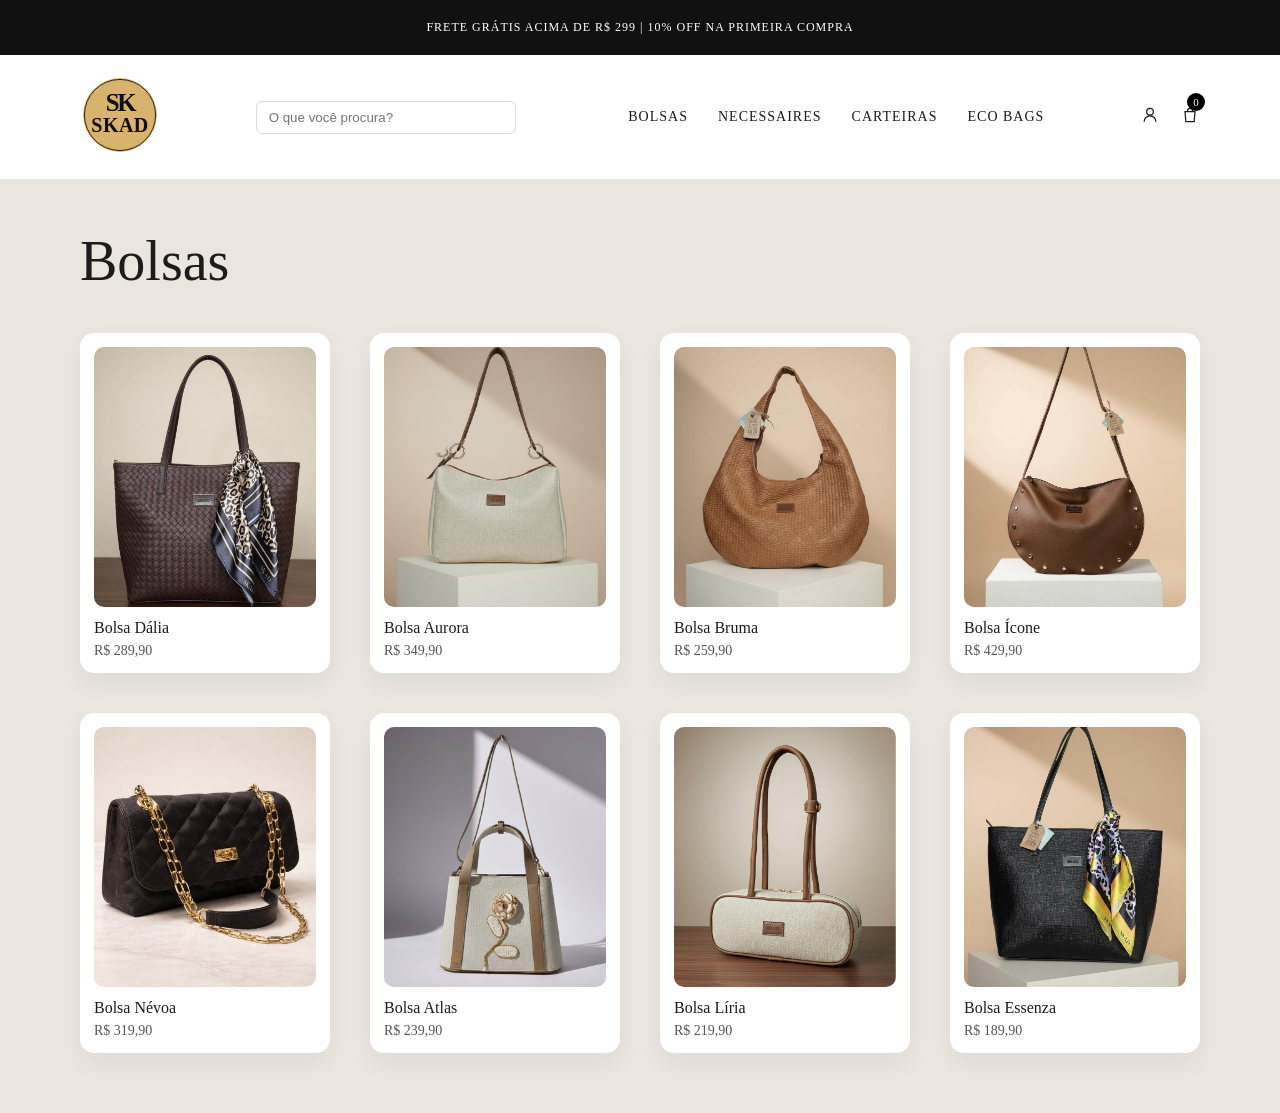
<file: bolsas.html>
<!DOCTYPE html>
<html lang="pt-BR">
<head>
  <meta charset="UTF-8">
  <meta name="viewport" content="width=device-width, initial-scale=1.0">
  <title>SKAD | Bolsas</title>

  <style>
    body {
      margin: 0;
      font-family: "Georgia", "Times New Roman", serif;
      background: #eae6df;
      color: #1c1c1c;
    }

    .top-strip {
      background: #111;
      color: #fff;
      text-align: center;
      padding: 8px;
      font-size: 12px;
      letter-spacing: 1px;
    }

    .header-main {
      display: flex;
      justify-content: space-between;
      align-items: center;
      padding: 20px 80px;
      background: #fff;
    }

    .logo img {
      width: 80px;
    }

    .site-search {
      display: flex;
      align-items: center;
      gap: 5px;
    }

    .site-search input {
      padding: 8px 12px;
      width: 260px;
      border: 1px solid #ddd;
      border-radius: 6px;
    }

    .site-search button {
      background: none;
      border: none;
      cursor: pointer;
    }

    .main-nav {
      display: flex;
      gap: 30px;
      font-size: 14px;
      letter-spacing: 1px;
    }

    .main-nav a {
      text-decoration: none;
      color: #1c1c1c;
    }

    .header-actions {
      display: flex;
      align-items: center;
      gap: 20px;
    }

    .header-actions svg {
      width: 20px;
      height: 20px;
      stroke: #1c1c1c;
      fill: none;
      stroke-width: 1.5;
    }

    .cart-link {
      position: relative;
    }

    .cart-count {
      position: absolute;
      top: -12px;
      right: -5px;
      background: black;
      color: white;
      font-size: 11px;
      width: 18px;
      height: 18px;
      display: flex;
      align-items: center;
      justify-content: center;
      border-radius: 50%;
    }

    /* RESTO DO SEU CÓDIGO (INTACTO) */

    .page-hero {
      padding: 50px 80px 10px;
    }

    .page-hero h1 {
      font-size: 56px;
      font-weight: 400;
      margin: 0;
    }

    .product-grid {
      display: grid;
      grid-template-columns: repeat(4, 1fr);
      gap: 40px;
      padding: 30px 80px 60px;
    }

    .product-card {
      background: #fff;
      border-radius: 14px;
      padding: 14px;
      box-shadow: 0 10px 25px rgba(0,0,0,0.05);
      transition: 0.3s;
    }

    .product-card:hover {
      transform: translateY(-6px);
      box-shadow: 0 20px 40px rgba(0,0,0,0.08);
    }

    .image-box {
      width: 100%;
      height: 260px;
      border-radius: 10px;
      overflow: hidden;
    }

    .image-box img {
      width: 100%;
      height: 100%;
      object-fit: cover;
      transition: 0.4s;
    }

    .product-card:hover img {
      transform: scale(1.05);
    }

    .product-name {
      margin-top: 12px;
      font-size: 16px;
    }

    .product-price {
      margin-top: 6px;
      font-size: 14px;
      color: #555;
    }

  </style>
</head>

<body>

<header class="site-header">
  <div class="top-strip">
    <p>FRETE GRÁTIS ACIMA DE R$ 299 | 10% OFF NA PRIMEIRA COMPRA</p>
  </div>

  <div class="header-main">
    <a class="logo" href="./index.html">
      <img src="./src/assets/skad-logo.svg">
    </a>

    <form class="site-search">
      <input type="search" placeholder="O que você procura?" />
      <button type="submit">
        <svg viewBox="0 0 24 24">
          <circle cx="11" cy="11" r="7" />
          <path d="m16 16 4 4" />
        </svg>
      </button>
    </form>

    <nav class="main-nav">
      <a href="./bolsas.html">BOLSAS</a>
      <a href="#">NECESSAIRES</a>
      <a href="#">CARTEIRAS</a>
      <a href="#">ECO BAGS</a>
    </nav>

    <div class="header-actions">
      <a href="./login.html">
        <svg viewBox="0 0 24 24">
          <path d="M12 12a4 4 0 1 0 0-8 4 4 0 0 0 0 8Z" />
          <path d="M5 20a7 7 0 0 1 14 0" />
        </svg>
      </a>

      <a class="cart-link" href="./carrinho.html">
        <svg viewBox="0 0 24 24">
          <path d="M6 8h12l-1 12H7L6 8Z" />
          <path d="M9 8V7a3 3 0 0 1 6 0v1" />
        </svg>
        <span class="cart-count">0</span>
      </a>
    </div>
  </div>
</header>

<main>

<section class="page-hero">
  <h1>Bolsas</h1>
</section>

<section class="product-grid">

  <!-- NÃO ALTEREI NADA AQUI -->
  <div class="product-card">
    <div class="image-box">
      <img src="./src/assets/produtos/bolsa1-ok.jpg">
    </div>
    <div class="product-name">Bolsa Dália</div>
    <div class="product-price">R$ 289,90</div>
  </div>

  <div class="product-card">
    <div class="image-box">
      <img src="./src/assets/produtos/bolsa8-ok.jpg">
    </div>
    <div class="product-name">Bolsa Aurora</div>
    <div class="product-price">R$ 349,90</div>
  </div>

  <div class="product-card">
    <div class="image-box">
      <img src="./src/assets/produtos/bolsa11-ok.jpg">
    </div>
    <div class="product-name">Bolsa Bruma</div>
    <div class="product-price">R$ 259,90</div>
  </div>

  <div class="product-card">
    <div class="image-box">
      <img src="./src/assets/produtos/bolsa12-ok.jpg">
    </div>
    <div class="product-name">Bolsa Ícone</div>
    <div class="product-price">R$ 429,90</div>
  </div>

  <div class="product-card">
    <div class="image-box">
      <img src="./src/assets/produtos/bolsa13-ok.jpg">
    </div>
    <div class="product-name">Bolsa Névoa</div>
    <div class="product-price">R$ 319,90</div>
  </div>

  <div class="product-card">
    <div class="image-box">
      <img src="./src/assets/produtos/bolsa2-ok.jpg">
    </div>
    <div class="product-name">Bolsa Atlas</div>
    <div class="product-price">R$ 239,90</div>
  </div>

  <div class="product-card">
    <div class="image-box">
      <img src="./src/assets/produtos/bolsa3-ok.jpg">
    </div>
    <div class="product-name">Bolsa Líria</div>
    <div class="product-price">R$ 219,90</div>
  </div>
  

  <div class="product-card">
    <div class="image-box">
      <img src="./src/assets/produtos/bolsa21-ok.jpg">
    </div>
    <div class="product-name">Bolsa Essenza</div>
    <div class="product-price">R$ 189,90</div>
  </div>

</section>

</main>

</body>
</html>
</file>
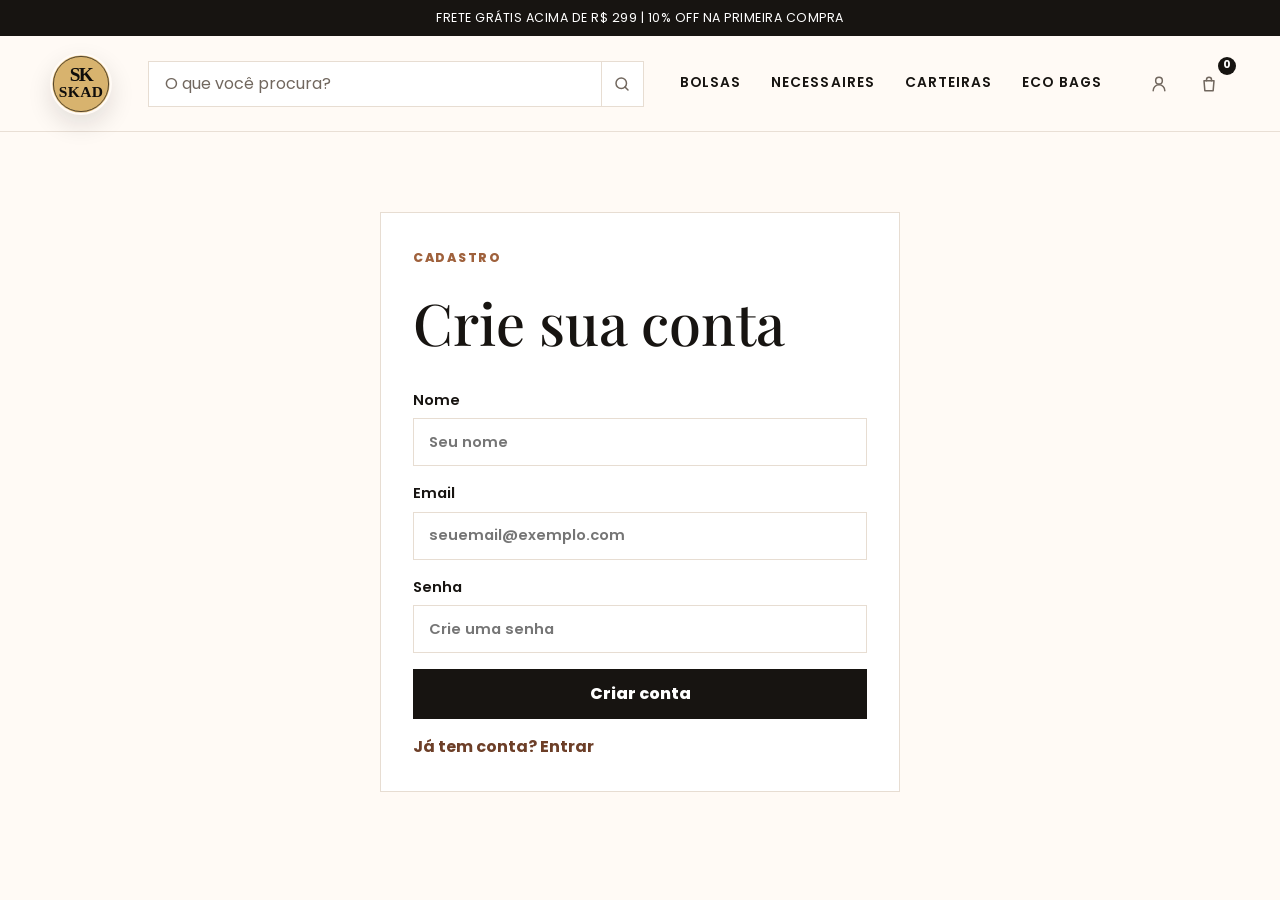
<file: cadastro.html>
<!DOCTYPE html>
<html lang="pt-BR">
  <head>
    <meta charset="UTF-8" />
    <meta name="viewport" content="width=device-width, initial-scale=1.0" />
    <title>SKAD | Cadastro</title>
    <meta name="description" content="Crie sua conta SKAD." />
    <link rel="stylesheet" href="./src/styles.css" />
    <script src="./src/main.js" defer></script>
  </head>
  <body>
    <header class="site-header">
      <div class="top-strip"><p>Frete grátis acima de R$ 299 | 10% OFF na primeira compra</p></div>
      <div class="header-main">
        <a class="logo" href="./index.html" aria-label="SKAD - página inicial">
          <img class="logo-image" src="./src/assets/skad-logo.svg" alt="SKAD" />
        </a>
        <form class="site-search" role="search">
          <input class="search-input" type="search" name="busca" placeholder="O que você procura?" aria-label="Buscar produtos" />
          <button class="search-button" type="submit" aria-label="Pesquisar">
            <svg viewBox="0 0 24 24" aria-hidden="true">
              <circle cx="11" cy="11" r="7" />
              <path d="m16 16 4 4" />
            </svg>
          </button>
        </form>
        <button class="menu-toggle" type="button" aria-label="Abrir menu" aria-expanded="false">
          <span></span>
          <span></span>
          <span></span>
        </button>
        <nav class="main-nav" aria-label="Menu principal">
          <ul class="menu-list">
            <li class="menu-item"><a href="./bolsas.html" class="nav-link">Bolsas</a></li>
            <li class="menu-item"><a href="./index.html#categorias" class="nav-link">Necessaires</a></li>
            <li class="menu-item"><a href="./index.html#carteiras" class="nav-link">Carteiras</a></li>
            <li class="menu-item"><a href="./index.html#categorias" class="nav-link">Eco Bags</a></li>
          </ul>
        </nav>
        <div class="header-actions" aria-label="Ações da loja">
          <a class="user-link" href="./login.html" aria-label="Acessar conta">
            <svg class="user-icon" viewBox="0 0 24 24" aria-hidden="true">
              <path d="M12 12a4 4 0 1 0 0-8 4 4 0 0 0 0 8Z" />
              <path d="M5 20a7 7 0 0 1 14 0" />
            </svg>
          </a>
          <a class="cart-link" href="./carrinho.html" aria-label="Carrinho">
            <svg class="cart-icon" viewBox="0 0 24 24" aria-hidden="true">
              <path d="M6 8h12l-1 12H7L6 8Z" />
              <path d="M9 8V7a3 3 0 0 1 6 0v1" />
            </svg>
          </a>
        </div>
      </div>
    </header>

    <main>
      <section class="auth-page">
        <div class="auth-card">
          <span class="eyebrow">Cadastro</span>
          <h1>Crie sua conta</h1>
          <form class="auth-form" data-auth-form>
            <label>
              Nome
              <input type="text" name="nome" placeholder="Seu nome" required />
            </label>
            <label>
              Email
              <input type="email" name="email" placeholder="seuemail@exemplo.com" required />
            </label>
            <label>
              Senha
              <input type="password" name="senha" placeholder="Crie uma senha" required />
            </label>
            <button type="submit">Criar conta</button>
          </form>
          <a class="auth-link" href="./login.html">Já tem conta? Entrar</a>
        </div>
      </section>
    </main>
  </body>
</html>
</file>
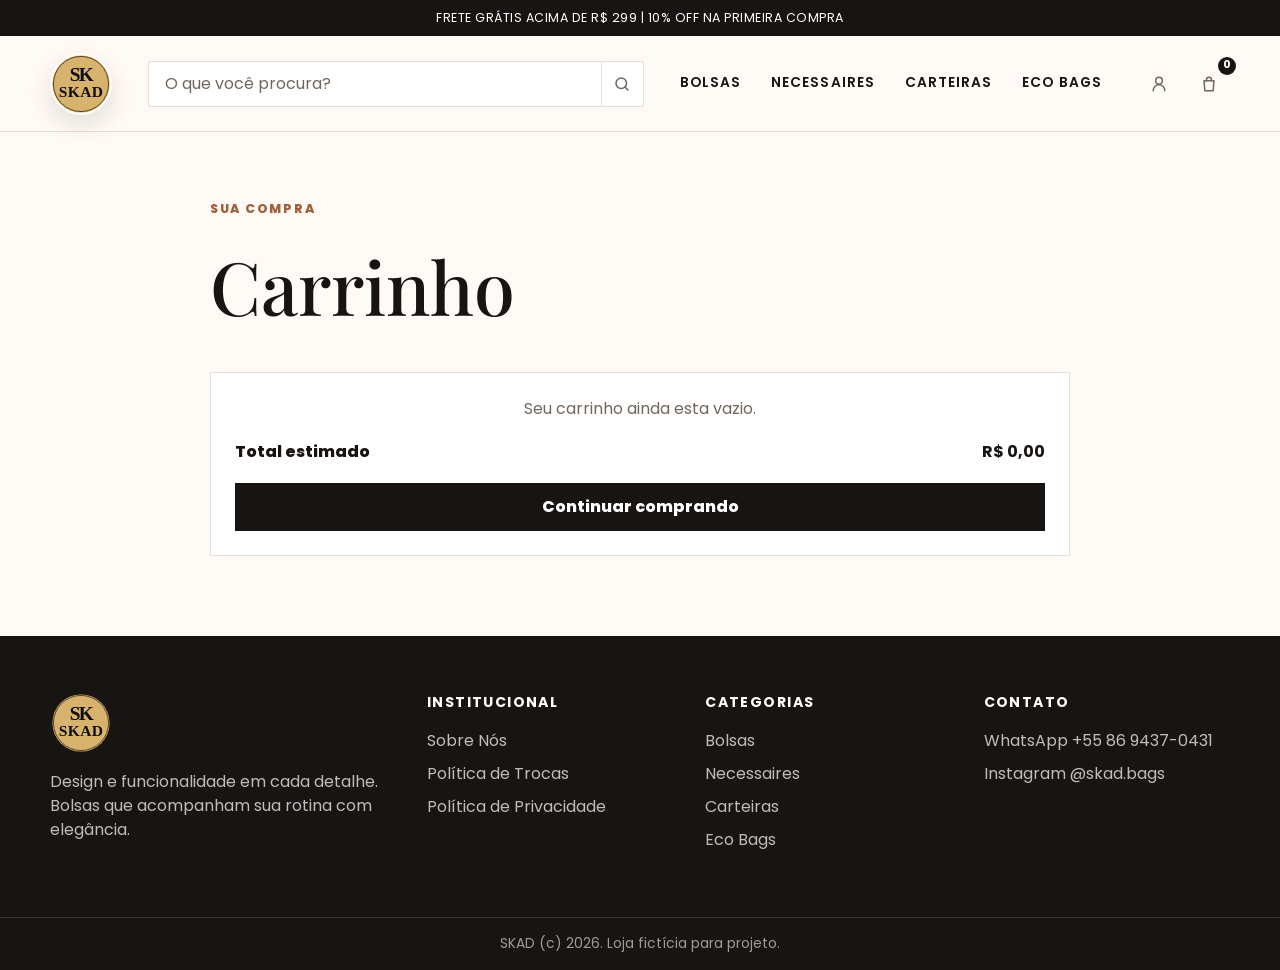
<file: carrinho.html>
<!DOCTYPE html>
<html lang="pt-BR">
  <head>
    <meta charset="UTF-8" />
    <meta name="viewport" content="width=device-width, initial-scale=1.0" />
    <title>SKAD | Carrinho</title>
    <meta name="description" content="Carrinho visual da loja SKAD." />
    <link rel="stylesheet" href="./src/styles.css" />
    <script src="./src/main.js" defer></script>
  </head>
  <body>
    <header class="site-header">
      <div class="top-strip"><p>Frete grátis acima de R$ 299 | 10% OFF na primeira compra</p></div>
      <div class="header-main">
        <a class="logo" href="./index.html" aria-label="SKAD - página inicial"><img class="logo-image" src="./src/assets/skad-logo.svg" alt="SKAD" /></a>
        <form class="site-search" role="search">
          <input class="search-input" type="search" name="busca" placeholder="O que você procura?" aria-label="Buscar produtos" />
          <button class="search-button" type="submit" aria-label="Pesquisar"><svg viewBox="0 0 24 24" aria-hidden="true"><circle cx="11" cy="11" r="7" /><path d="m16 16 4 4" /></svg></button>
        </form>
        <button class="menu-toggle" type="button" aria-label="Abrir menu" aria-expanded="false"><span></span><span></span><span></span></button>
        <nav class="main-nav" aria-label="Menu principal">
          <ul class="menu-list">
            <li class="menu-item"><a href="./bolsas.html" class="nav-link">Bolsas</a></li>
            <li class="menu-item"><a href="./index.html#categorias" class="nav-link">Necessaires</a></li>
            <li class="menu-item"><a href="./index.html#carteiras" class="nav-link">Carteiras</a></li>
            <li class="menu-item"><a href="./index.html#categorias" class="nav-link">Eco Bags</a></li>
          </ul>
        </nav>
        <div class="header-actions" aria-label="Ações da loja"><a class="user-link" href="./login.html" aria-label="Acessar conta"><svg class="user-icon" viewBox="0 0 24 24" aria-hidden="true"><path d="M12 12a4 4 0 1 0 0-8 4 4 0 0 0 0 8Z" /><path d="M5 20a7 7 0 0 1 14 0" /></svg></a><a class="cart-link" href="./carrinho.html" aria-label="Carrinho"><svg class="cart-icon" viewBox="0 0 24 24" aria-hidden="true"><path d="M6 8h12l-1 12H7L6 8Z" /><path d="M9 8V7a3 3 0 0 1 6 0v1" /></svg></a></div>
      </div>
    </header>

    <main>
      <section class="cart-page">
        <div>
          <span class="eyebrow">Sua compra</span>
          <h1>Carrinho</h1>
        </div>
        <div class="cart-box">
          <div class="cart-items" data-cart-items></div>
          <p class="cart-empty" data-cart-empty hidden>Seu carrinho ainda esta vazio.</p>
          <div class="cart-summary">
            <span>Total estimado</span>
            <strong data-cart-total>R$ 0,00</strong>
          </div>
          <a class="primary-button dark-button" href="./produto.html">Continuar comprando</a>
        </div>
      </section>
    </main>

    <footer class="site-footer">
      <div class="footer-grid">
        <div><a class="logo footer-logo" href="./index.html"><img class="logo-image" src="./src/assets/skad-logo.svg" alt="SKAD" /></a><p>Design e funcionalidade em cada detalhe. Bolsas que acompanham sua rotina com elegância.</p></div>
        <div><h3>Institucional</h3><a href="./sobre.html">Sobre Nós</a><a href="./trocas.html">Política de Trocas</a><a href="./privacidade.html">Política de Privacidade</a></div>
        <div><h3>Categorias</h3><a href="./bolsas.html">Bolsas</a><a href="./index.html#necessaires">Necessaires</a><a href="./index.html#carteiras">Carteiras</a><a href="./index.html#ecobags">Eco Bags</a></div>
        <div><h3>Contato</h3><a href="https://wa.me/558694370431" target="_blank" rel="noreferrer">WhatsApp +55 86 9437-0431</a><a href="https://www.instagram.com/skad.bags?utm_source=ig_web_button_share_sheet&amp;igsh=ZDNlZDc0MzIxNw==" target="_blank" rel="noreferrer">Instagram @skad.bags</a></div>
      </div>
      <div class="footer-bottom"><span>SKAD (c) 2026. Loja fictícia para projeto.</span></div>
    </footer>
  </body>
</html>
</file>
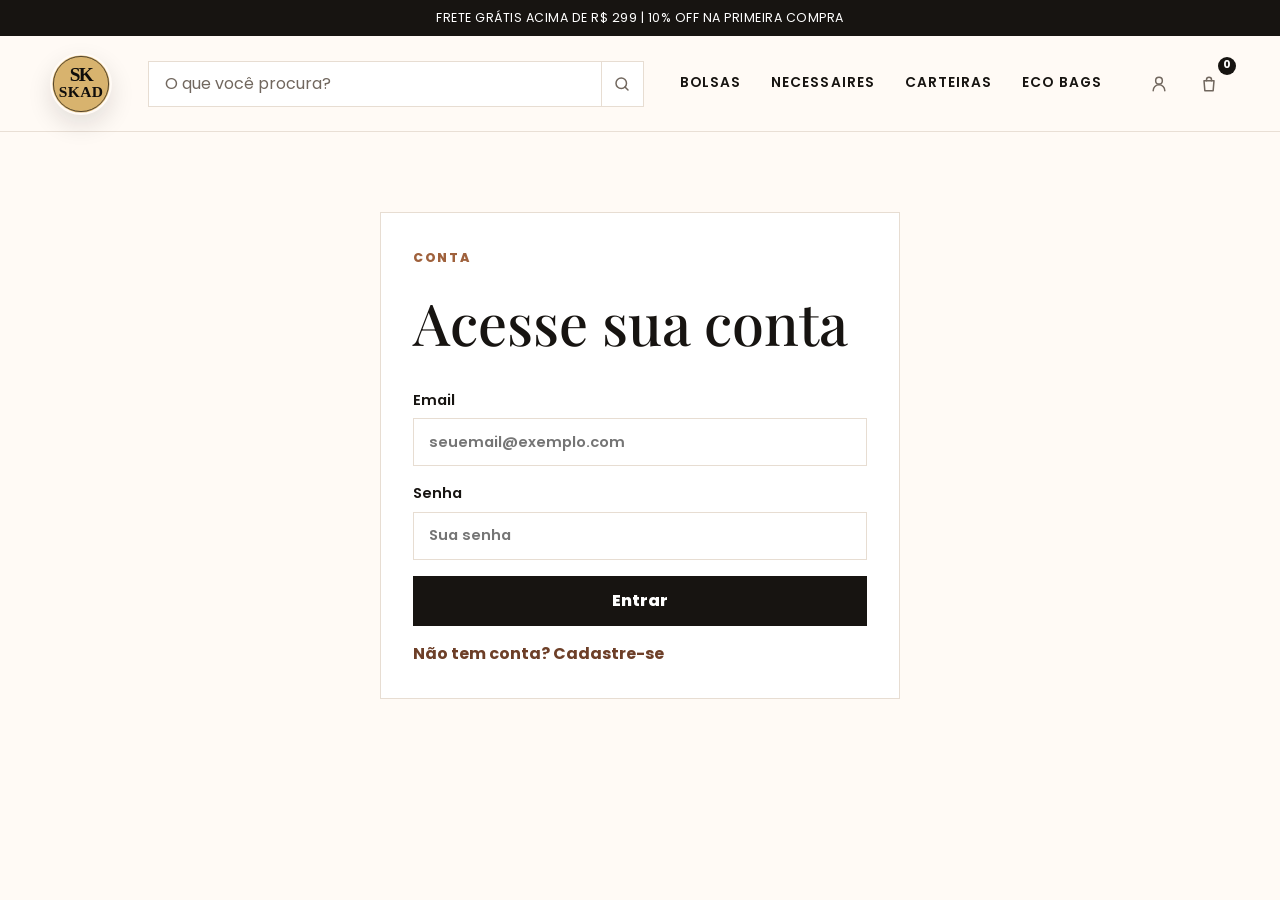
<file: login.html>
<!DOCTYPE html>
<html lang="pt-BR">
  <head>
    <meta charset="UTF-8" />
    <meta name="viewport" content="width=device-width, initial-scale=1.0" />
    <title>SKAD | Login</title>
    <meta name="description" content="Acesse sua conta SKAD." />
    <link rel="stylesheet" href="./src/styles.css" />
    <script src="./src/main.js" defer></script>
  </head>
  <body>
    <header class="site-header">
      <div class="top-strip"><p>Frete grátis acima de R$ 299 | 10% OFF na primeira compra</p></div>
      <div class="header-main">
        <a class="logo" href="./index.html" aria-label="SKAD - página inicial">
          <img class="logo-image" src="./src/assets/skad-logo.svg" alt="SKAD" />
        </a>
        <form class="site-search" role="search">
          <input class="search-input" type="search" name="busca" placeholder="O que você procura?" aria-label="Buscar produtos" />
          <button class="search-button" type="submit" aria-label="Pesquisar">
            <svg viewBox="0 0 24 24" aria-hidden="true">
              <circle cx="11" cy="11" r="7" />
              <path d="m16 16 4 4" />
            </svg>
          </button>
        </form>
        <button class="menu-toggle" type="button" aria-label="Abrir menu" aria-expanded="false">
          <span></span>
          <span></span>
          <span></span>
        </button>
        <nav class="main-nav" aria-label="Menu principal">
          <ul class="menu-list">
            <li class="menu-item"><a href="./bolsas.html" class="nav-link">Bolsas</a></li>
            <li class="menu-item"><a href="./index.html#categorias" class="nav-link">Necessaires</a></li>
            <li class="menu-item"><a href="./index.html#carteiras" class="nav-link">Carteiras</a></li>
            <li class="menu-item"><a href="./index.html#categorias" class="nav-link">Eco Bags</a></li>
          </ul>
        </nav>
        <div class="header-actions" aria-label="Ações da loja">
          <a class="user-link" href="./login.html" aria-label="Acessar conta">
            <svg class="user-icon" viewBox="0 0 24 24" aria-hidden="true">
              <path d="M12 12a4 4 0 1 0 0-8 4 4 0 0 0 0 8Z" />
              <path d="M5 20a7 7 0 0 1 14 0" />
            </svg>
          </a>
          <a class="cart-link" href="./carrinho.html" aria-label="Carrinho">
            <svg class="cart-icon" viewBox="0 0 24 24" aria-hidden="true">
              <path d="M6 8h12l-1 12H7L6 8Z" />
              <path d="M9 8V7a3 3 0 0 1 6 0v1" />
            </svg>
          </a>
        </div>
      </div>
    </header>

    <main>
      <section class="auth-page">
        <div class="auth-card">
          <span class="eyebrow">Conta</span>
          <h1>Acesse sua conta</h1>
          <form class="auth-form" data-auth-form>
            <label>
              Email
              <input type="email" name="email" placeholder="seuemail@exemplo.com" required />
            </label>
            <label>
              Senha
              <input type="password" name="senha" placeholder="Sua senha" required />
            </label>
            <button type="submit">Entrar</button>
          </form>
          <a class="auth-link" href="./cadastro.html">Não tem conta? Cadastre-se</a>
        </div>
      </section>
    </main>
  </body>
</html>
</file>
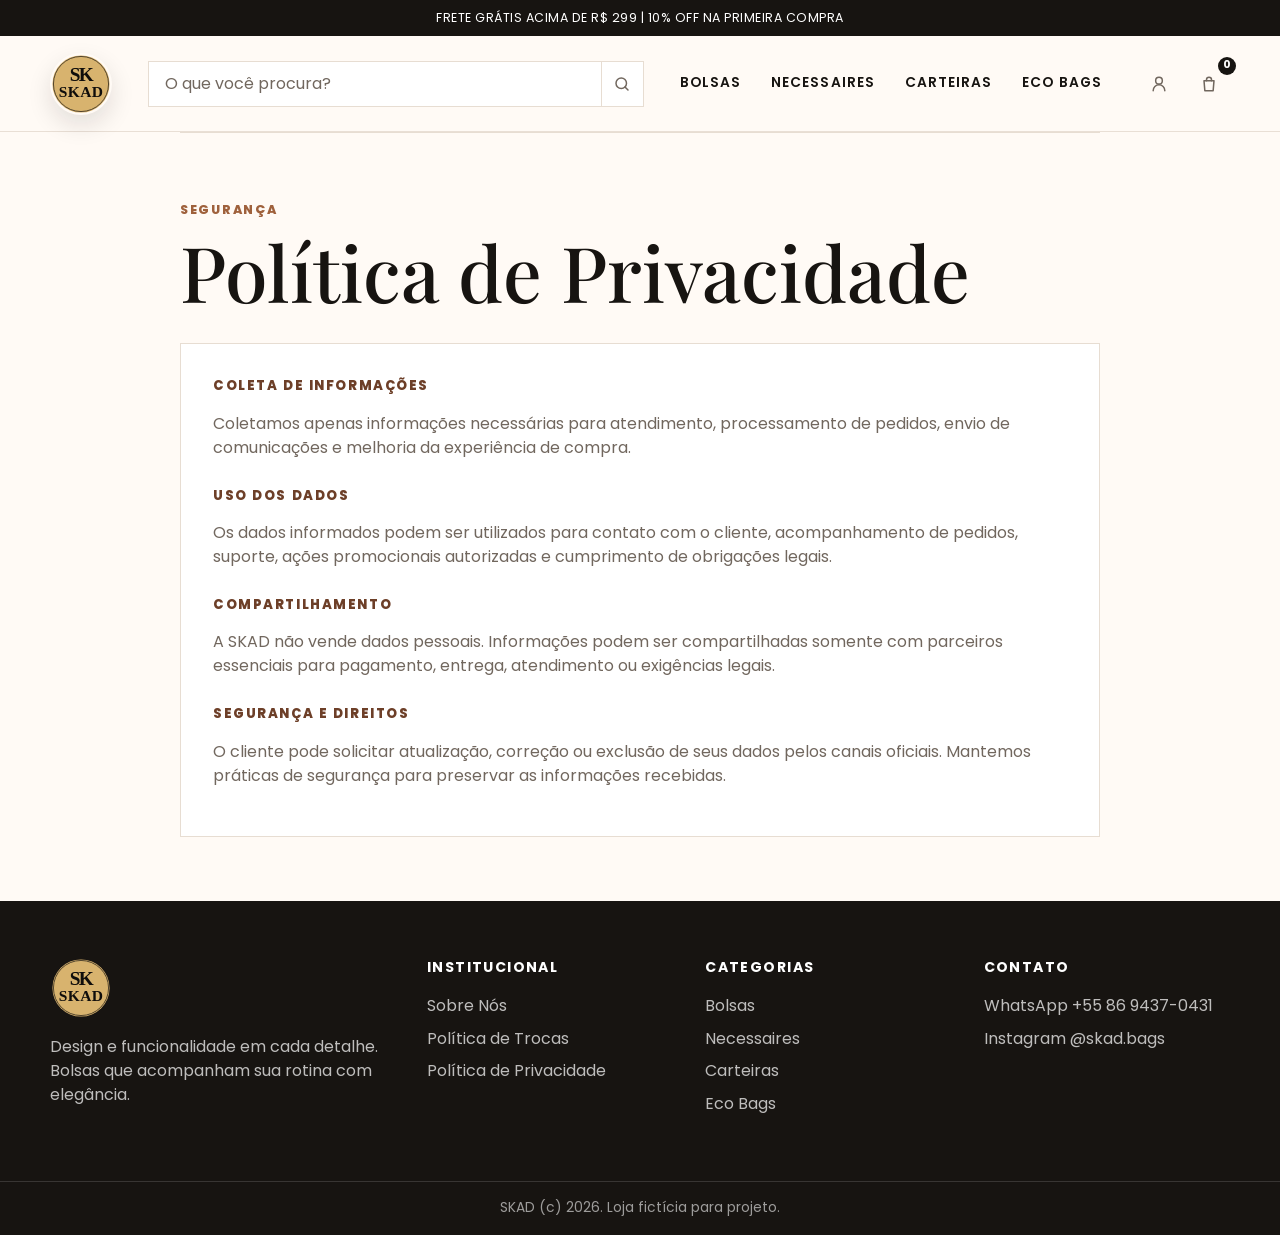
<file: privacidade.html>
<!DOCTYPE html>
<html lang="pt-BR">
  <head>
    <meta charset="UTF-8" />
    <meta name="viewport" content="width=device-width, initial-scale=1.0" />
    <title>SKAD | Política de Privacidade</title>
    <meta name="description" content="Política de privacidade da SKAD." />
    <link rel="stylesheet" href="./src/styles.css" />
    <script src="./src/main.js" defer></script>
  </head>
  <body>
    <header class="site-header">
      <div class="top-strip"><p>Frete grátis acima de R$ 299 | 10% OFF na primeira compra</p></div>
      <div class="header-main">
        <a class="logo" href="./index.html" aria-label="SKAD - pagina inicial"><img class="logo-image" src="./src/assets/skad-logo.svg" alt="SKAD" /></a>
        <form class="site-search" role="search">
          <input class="search-input" type="search" name="busca" placeholder="O que você procura?" aria-label="Buscar produtos" />
          <button class="search-button" type="submit" aria-label="Pesquisar"><svg viewBox="0 0 24 24" aria-hidden="true"><circle cx="11" cy="11" r="7" /><path d="m16 16 4 4" /></svg></button>
        </form>
        <button class="menu-toggle" type="button" aria-label="Abrir menu" aria-expanded="false"><span></span><span></span><span></span></button>
        <nav class="main-nav" aria-label="Menu principal">
          <ul class="menu-list">
            <li class="menu-item"><a href="./bolsas.html" class="nav-link">Bolsas</a></li>
            <li class="menu-item"><a href="./index.html#categorias" class="nav-link">Necessaires</a></li>
            <li class="menu-item"><a href="./index.html#carteiras" class="nav-link">Carteiras</a></li>
            <li class="menu-item"><a href="./index.html#categorias" class="nav-link">Eco Bags</a></li>
          </ul>
        </nav>
        <div class="header-actions" aria-label="Ações da loja"><a class="user-link" href="./login.html" aria-label="Acessar conta"><svg class="user-icon" viewBox="0 0 24 24" aria-hidden="true"><path d="M12 12a4 4 0 1 0 0-8 4 4 0 0 0 0 8Z" /><path d="M5 20a7 7 0 0 1 14 0" /></svg></a><a class="cart-link" href="./carrinho.html" aria-label="Carrinho"><svg class="cart-icon" viewBox="0 0 24 24" aria-hidden="true"><path d="M6 8h12l-1 12H7L6 8Z" /><path d="M9 8V7a3 3 0 0 1 6 0v1" /></svg></a></div>
      </div>
    </header>
    <main>
      <section class="policy-page">
        <span class="eyebrow">Segurança</span>
        <h1>Política de Privacidade</h1>
        <article class="policy-content">
          <h2>Coleta de informações</h2>
          <p>Coletamos apenas informações necessárias para atendimento, processamento de pedidos, envio de comunicações e melhoria da experiência de compra.</p>
          <h2>Uso dos dados</h2>
          <p>Os dados informados podem ser utilizados para contato com o cliente, acompanhamento de pedidos, suporte, ações promocionais autorizadas e cumprimento de obrigações legais.</p>
          <h2>Compartilhamento</h2>
          <p>A SKAD não vende dados pessoais. Informações podem ser compartilhadas somente com parceiros essenciais para pagamento, entrega, atendimento ou exigências legais.</p>
          <h2>Segurança e direitos</h2>
          <p>O cliente pode solicitar atualização, correção ou exclusão de seus dados pelos canais oficiais. Mantemos práticas de segurança para preservar as informações recebidas.</p>
        </article>
      </section>
    </main>
    <footer class="site-footer">
      <div class="footer-grid">
        <div><a class="logo footer-logo" href="./index.html"><img class="logo-image" src="./src/assets/skad-logo.svg" alt="SKAD" /></a><p>Design e funcionalidade em cada detalhe. Bolsas que acompanham sua rotina com elegância.</p></div>
        <div><h3>Institucional</h3><a href="./sobre.html">Sobre Nós</a><a href="./trocas.html">Política de Trocas</a><a href="./privacidade.html">Política de Privacidade</a></div>
        <div><h3>Categorias</h3><a href="./bolsas.html">Bolsas</a><a href="./index.html#necessaires">Necessaires</a><a href="./index.html#carteiras">Carteiras</a><a href="./index.html#ecobags">Eco Bags</a></div>
        <div><h3>Contato</h3><a href="https://wa.me/558694370431" target="_blank" rel="noreferrer">WhatsApp +55 86 9437-0431</a><a href="https://www.instagram.com/skad.bags?utm_source=ig_web_button_share_sheet&amp;igsh=ZDNlZDc0MzIxNw==" target="_blank" rel="noreferrer">Instagram @skad.bags</a></div>
      </div>
      <div class="footer-bottom"><span>SKAD (c) 2026. Loja fictícia para projeto.</span></div>
    </footer>
  </body>
</html>
</file>
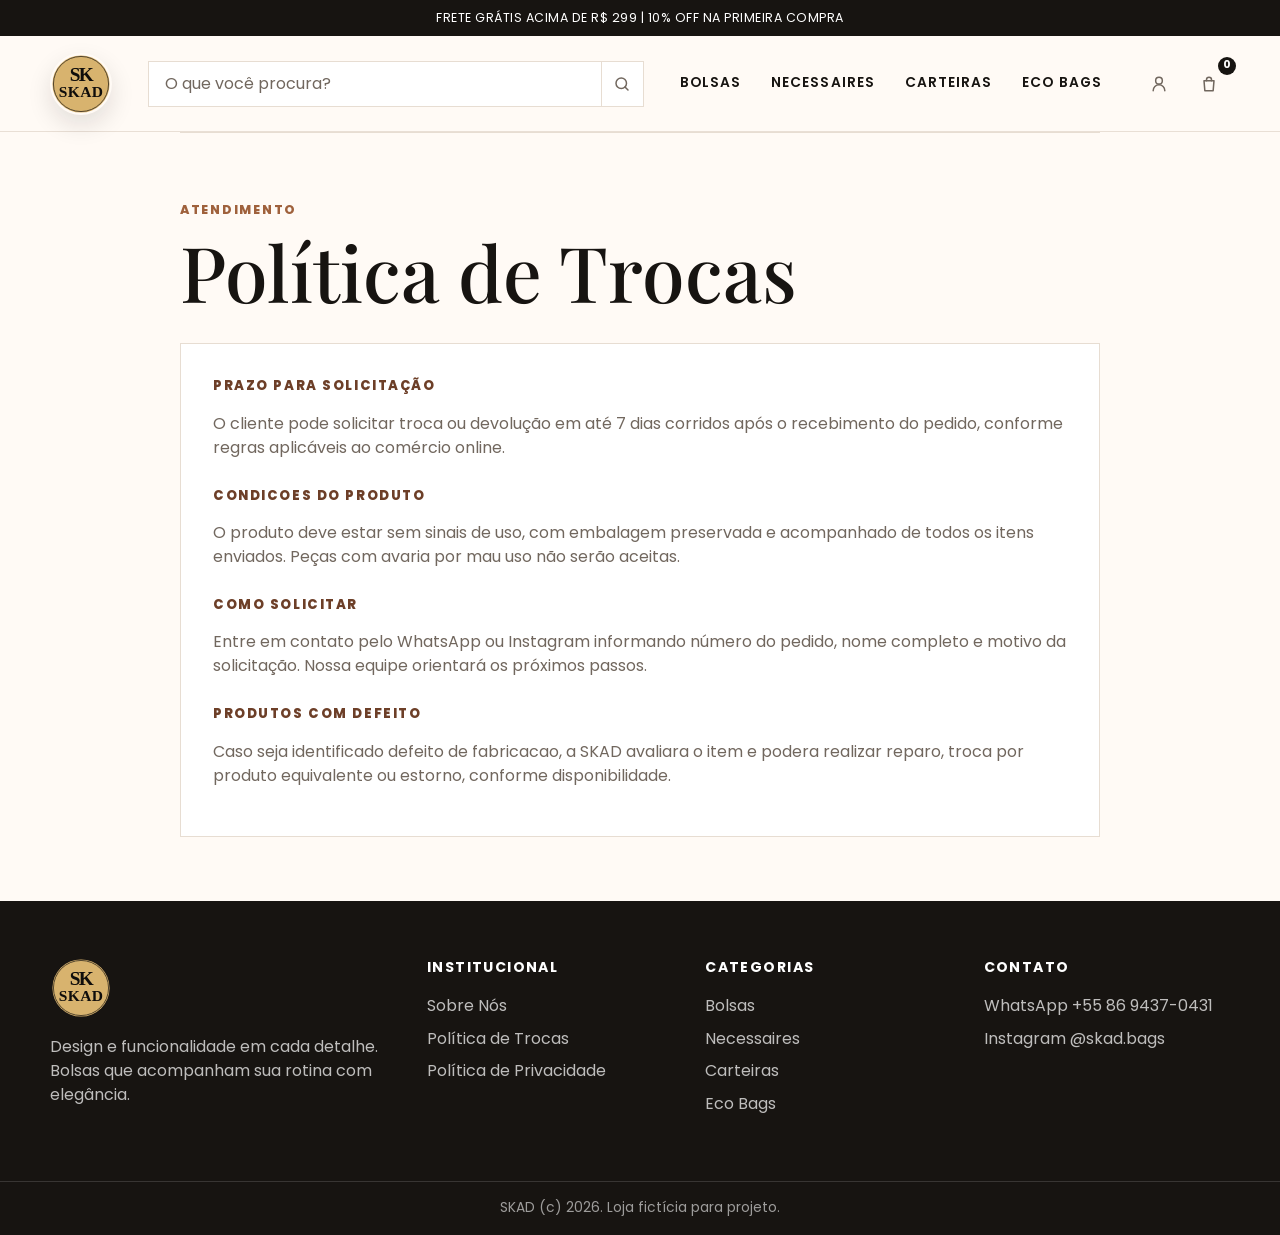
<file: trocas.html>
<!DOCTYPE html>
<html lang="pt-BR">
  <head>
    <meta charset="UTF-8" />
    <meta name="viewport" content="width=device-width, initial-scale=1.0" />
    <title>SKAD | Política de Trocas</title>
    <meta name="description" content="Política de trocas e devoluções da SKAD." />
    <link rel="stylesheet" href="./src/styles.css" />
    <script src="./src/main.js" defer></script>
  </head>
  <body>
    <header class="site-header">
      <div class="top-strip"><p>Frete grátis acima de R$ 299 | 10% OFF na primeira compra</p></div>
      <div class="header-main">
        <a class="logo" href="./index.html" aria-label="SKAD - pagina inicial"><img class="logo-image" src="./src/assets/skad-logo.svg" alt="SKAD" /></a>
        <form class="site-search" role="search">
          <input class="search-input" type="search" name="busca" placeholder="O que você procura?" aria-label="Buscar produtos" />
          <button class="search-button" type="submit" aria-label="Pesquisar"><svg viewBox="0 0 24 24" aria-hidden="true"><circle cx="11" cy="11" r="7" /><path d="m16 16 4 4" /></svg></button>
        </form>
        <button class="menu-toggle" type="button" aria-label="Abrir menu" aria-expanded="false"><span></span><span></span><span></span></button>
        <nav class="main-nav" aria-label="Menu principal">
          <ul class="menu-list">
            <li class="menu-item"><a href="./bolsas.html" class="nav-link">Bolsas</a></li>
            <li class="menu-item"><a href="./index.html#categorias" class="nav-link">Necessaires</a></li>
            <li class="menu-item"><a href="./index.html#carteiras" class="nav-link">Carteiras</a></li>
            <li class="menu-item"><a href="./index.html#categorias" class="nav-link">Eco Bags</a></li>
          </ul>
        </nav>
        <div class="header-actions" aria-label="Ações da loja"><a class="user-link" href="./login.html" aria-label="Acessar conta"><svg class="user-icon" viewBox="0 0 24 24" aria-hidden="true"><path d="M12 12a4 4 0 1 0 0-8 4 4 0 0 0 0 8Z" /><path d="M5 20a7 7 0 0 1 14 0" /></svg></a><a class="cart-link" href="./carrinho.html" aria-label="Carrinho"><svg class="cart-icon" viewBox="0 0 24 24" aria-hidden="true"><path d="M6 8h12l-1 12H7L6 8Z" /><path d="M9 8V7a3 3 0 0 1 6 0v1" /></svg></a></div>
      </div>
    </header>
    <main>
      <section class="policy-page">
        <span class="eyebrow">Atendimento</span>
        <h1>Política de Trocas</h1>
        <article class="policy-content">
          <h2>Prazo para solicitação</h2>
          <p>O cliente pode solicitar troca ou devolução em até 7 dias corridos após o recebimento do pedido, conforme regras aplicáveis ao comércio online.</p>
          <h2>Condicoes do produto</h2>
          <p>O produto deve estar sem sinais de uso, com embalagem preservada e acompanhado de todos os itens enviados. Peças com avaria por mau uso não serão aceitas.</p>
          <h2>Como solicitar</h2>
          <p>Entre em contato pelo WhatsApp ou Instagram informando número do pedido, nome completo e motivo da solicitação. Nossa equipe orientará os próximos passos.</p>
          <h2>Produtos com defeito</h2>
          <p>Caso seja identificado defeito de fabricacao, a SKAD avaliara o item e podera realizar reparo, troca por produto equivalente ou estorno, conforme disponibilidade.</p>
        </article>
      </section>
    </main>
    <footer class="site-footer">
      <div class="footer-grid">
        <div><a class="logo footer-logo" href="./index.html"><img class="logo-image" src="./src/assets/skad-logo.svg" alt="SKAD" /></a><p>Design e funcionalidade em cada detalhe. Bolsas que acompanham sua rotina com elegância.</p></div>
        <div><h3>Institucional</h3><a href="./sobre.html">Sobre Nós</a><a href="./trocas.html">Política de Trocas</a><a href="./privacidade.html">Política de Privacidade</a></div>
        <div><h3>Categorias</h3><a href="./bolsas.html">Bolsas</a><a href="./index.html#necessaires">Necessaires</a><a href="./index.html#carteiras">Carteiras</a><a href="./index.html#ecobags">Eco Bags</a></div>
        <div><h3>Contato</h3><a href="https://wa.me/558694370431" target="_blank" rel="noreferrer">WhatsApp +55 86 9437-0431</a><a href="https://www.instagram.com/skad.bags?utm_source=ig_web_button_share_sheet&amp;igsh=ZDNlZDc0MzIxNw==" target="_blank" rel="noreferrer">Instagram @skad.bags</a></div>
      </div>
      <div class="footer-bottom"><span>SKAD (c) 2026. Loja fictícia para projeto.</span></div>
    </footer>
  </body>
</html>
</file>
<file: src/styles.css>
@import url("https://fonts.googleapis.com/css2?family=Playfair+Display:wght@500;600&family=Poppins:wght@400;500;600;700&display=swap");

:root {
  --color-ink: #171411;
  --color-muted: #71675e;
  --color-soft: #f7f3ef;
  --color-paper: #fffaf5;
  --color-line: #e7ddd2;
  --color-accent: #9f613c;
  --color-accent-dark: #6d3f28;
  --color-olive: #5f6748;
  --shadow-soft: 0 24px 60px rgba(38, 28, 19, 0.14);
  --max-width: 1180px;
}

* {
  box-sizing: border-box;
}

html {
  scroll-behavior: smooth;
}

body {
  margin: 0;
  background: var(--color-paper);
  color: var(--color-ink);
  font-family: Poppins, Inter, ui-sans-serif, system-ui, -apple-system, BlinkMacSystemFont, "Segoe UI", sans-serif;
  line-height: 1.5;
}

img {
  display: block;
  width: 100%;
  height: 100%;
  object-fit: cover;
}

a {
  color: inherit;
  text-decoration: none;
}

button {
  font: inherit;
}

.site-header {
  position: sticky;
  top: 0;
  z-index: 50;
  background: rgba(255, 250, 245, 0.96);
  border-bottom: 1px solid rgba(231, 221, 210, 0.9);
  backdrop-filter: blur(18px);
}

.top-strip {
  background: var(--color-ink);
  color: #fff;
  font-size: 0.78rem;
  letter-spacing: 0.04em;
  text-align: center;
  text-transform: uppercase;
}

.top-strip p {
  margin: 0;
  padding: 0.55rem 1rem;
}

.header-main {
  width: min(100% - 2rem, var(--max-width));
  min-height: 88px;
  margin: 0 auto;
  display: flex;
  align-items: center;
  justify-content: space-between;
  gap: 2.25rem;
  padding: 0.2rem 0;
}

.logo {
  display: inline-flex;
  align-items: center;
  justify-content: center;
  gap: 0.75rem;
  font-weight: 700;
  letter-spacing: 0.08em;
  text-transform: uppercase;
}

.logo-mark {
  display: grid;
  width: 42px;
  height: 42px;
  place-items: center;
  border: 1px solid var(--color-ink);
  font-size: 0.84rem;
}

.logo-image {
  width: 62px;
  height: 62px;
  border-radius: 50%;
  object-fit: contain;
  box-shadow: 0 10px 24px rgba(23, 20, 17, 0.12);
}

.logo-text {
  white-space: nowrap;
}

.main-nav {
  display: flex;
  align-items: center;
  justify-content: center;
  flex: 0 1 auto;
  font-size: 0.86rem;
  font-weight: 600;
  letter-spacing: 0.08em;
  text-transform: uppercase;
}

.site-search {
  flex: 1 1 420px;
  max-width: 520px;
  display: flex;
  align-items: center;
  min-width: 220px;
  margin-left: auto;
}

.search-input {
  width: 100%;
  min-height: 46px;
  padding: 0 1rem;
  border: 1px solid var(--color-line);
  border-right: 0;
  background: #fff;
  color: var(--color-ink);
  font: inherit;
}

.search-input::placeholder {
  color: var(--color-muted);
}

.search-button {
  display: inline-grid;
  width: 46px;
  height: 46px;
  place-items: center;
  border: 1px solid var(--color-line);
  background: #fff;
  color: var(--color-muted);
  cursor: pointer;
  transition: color 180ms ease;
}

.search-button:hover {
  color: var(--color-ink);
}

.search-button svg {
  width: 18px;
  height: 18px;
  fill: none;
  stroke: currentColor;
  stroke-width: 2;
  stroke-linecap: round;
  stroke-linejoin: round;
}

.menu-list {
  display: flex;
  align-items: center;
  justify-content: center;
  gap: 1.85rem;
  margin: 0;
  padding: 0;
  list-style: none;
}

.menu-list > .menu-item > a,
.nav-link {
  position: relative;
  display: inline-flex;
  align-items: center;
  min-height: 88px;
  color: var(--color-ink);
  transition: color 180ms ease, opacity 180ms ease;
}

.menu-list > .menu-item > a::after,
.nav-link::after {
  content: "";
  position: absolute;
  left: 0;
  bottom: 26px;
  width: 100%;
  height: 2px;
  background: var(--color-accent);
  transform: scaleX(0);
  transform-origin: left;
  transition: transform 180ms ease;
}

.menu-list > .menu-item > a:hover,
.nav-item:hover .nav-link,
.nav-item:focus-within .nav-link,
.menu-item:hover .nav-link,
.menu-item:focus-within .nav-link {
  color: var(--color-accent-dark);
}

.menu-list > .menu-item > a:hover::after,
.nav-item:hover .nav-link::after,
.nav-item:focus-within .nav-link::after,
.menu-item:hover .nav-link::after,
.menu-item:focus-within .nav-link::after {
  transform: scaleX(1);
}

.nav-item,
.menu-item {
  position: relative;
  display: flex;
  align-items: center;
  min-height: 88px;
}

.menu-item .dropdown {
  position: absolute;
  top: 100%;
  left: 0;
  margin-top: 0;
  width: 610px;
  padding: 1.35rem;
  display: none;
  z-index: 999;
  transform: none;
  background: #fff;
  border: 1px solid var(--color-line);
  box-shadow: 0 18px 42px rgba(38, 28, 19, 0.12);
  animation: dropdownFade 180ms ease both;
}

.menu-item .dropdown::before {
  content: "";
  position: absolute;
  left: 0;
  top: -10px;
  width: 100%;
  height: 10px;
}

.menu-item:hover .dropdown,
.menu-item:focus-within .dropdown {
  display: block;
}

.compact-dropdown .dropdown {
  width: 230px;
}

.dropdown ul {
  margin: 0;
  padding: 0;
  list-style: none;
}

.dropdown-menu-panel {
  min-width: 0;
}

.dropdown-title {
  display: block;
  margin-bottom: 0.75rem;
  color: var(--color-muted);
  font-size: 0.72rem;
  font-weight: 800;
  letter-spacing: 0.16em;
  text-transform: uppercase;
}

.dropdown-list {
  display: grid;
  grid-template-columns: repeat(2, minmax(0, 1fr));
  gap: 0.55rem;
}

.compact-dropdown .dropdown-list {
  grid-template-columns: 1fr;
}

.dropdown a {
  display: flex;
  align-items: center;
  gap: 0.75rem;
  min-height: 58px;
  padding: 0.7rem;
  color: var(--color-ink);
  border: 1px solid transparent;
  background: transparent;
  font-size: 0.86rem;
  font-weight: 600;
  letter-spacing: 0.01em;
  transition: color 180ms ease, transform 180ms ease, background 180ms ease, border-color 180ms ease;
}

.dropdown a:hover {
  color: var(--color-accent-dark);
  background: var(--color-soft);
  border-color: var(--color-line);
  transform: translateY(-2px);
}

.dropdown-icon {
  display: grid;
  width: 34px;
  height: 34px;
  flex: 0 0 34px;
  place-items: center;
  color: var(--color-accent-dark);
  background: #f1e4d6;
  border-radius: 50%;
  transition: background 180ms ease, color 180ms ease;
}

.dropdown-icon svg {
  width: 19px;
  height: 19px;
  fill: none;
  stroke: currentColor;
  stroke-width: 1.8;
  stroke-linecap: round;
  stroke-linejoin: round;
}

.dropdown a:hover .dropdown-icon {
  background: var(--color-accent-dark);
  color: #fff;
}

@keyframes dropdownFade {
  from {
    opacity: 0;
    transform: translateY(-6px);
  }

  to {
    opacity: 1;
    transform: translateY(0);
  }
}

.header-actions {
  display: flex;
  align-items: center;
  gap: 0.5rem;
  flex: 0 0 auto;
}

.header-actions button,
.header-actions a,
.product-info button,
.primary-button {
  border: 0;
  cursor: pointer;
  transition: transform 180ms ease, background 180ms ease, color 180ms ease, border-color 180ms ease;
}

.header-actions button,
.header-actions a {
  padding: 0.55rem 0.7rem;
  background: transparent;
  color: var(--color-muted);
  font-weight: 600;
}

.header-actions button:hover,
.header-actions a:hover {
  color: var(--color-ink);
}

.cart-link {
  display: inline-grid;
  width: 42px;
  height: 42px;
  place-items: center;
  border: 1px solid var(--color-line);
  position: relative;
}

.user-link {
  display: inline-grid;
  width: 42px;
  height: 42px;
  place-items: center;
  color: var(--color-muted);
}

.user-icon {
  width: 20px;
  height: 20px;
  fill: none;
  stroke: currentColor;
  stroke-width: 1.8;
  stroke-linecap: round;
  stroke-linejoin: round;
}

.cart-icon {
  width: 20px;
  height: 20px;
  fill: none;
  stroke: currentColor;
  stroke-width: 1.8;
  stroke-linecap: round;
  stroke-linejoin: round;
}

.cart-badge {
  position: absolute;
  top: -6px;
  right: -6px;
  min-width: 18px;
  height: 18px;
  padding: 0 4px;
  display: inline-flex;
  align-items: center;
  justify-content: center;
  border-radius: 999px;
  background: var(--color-ink);
  color: #fff;
  font-size: 0.68rem;
  font-weight: 700;
  line-height: 1;
}

.menu-toggle {
  display: none;
  width: 42px;
  height: 42px;
  padding: 0;
  border: 1px solid var(--color-line);
  background: #fff;
}

.menu-toggle span {
  display: block;
  width: 18px;
  height: 2px;
  margin: 4px auto;
  background: var(--color-ink);
}

.hero {
  position: relative;
  min-height: 620px;
  display: grid;
  align-items: center;
  overflow: hidden;
  background: var(--color-soft);
}

.hero-media {
  position: absolute;
  inset: 0;
  background:
    linear-gradient(90deg, rgba(23, 20, 17, 0.76) 0%, rgba(23, 20, 17, 0.38) 44%, rgba(23, 20, 17, 0.08) 100%),
    url("https://images.unsplash.com/photo-1559563458-527698bf5295?auto=format&fit=crop&w=1800&q=85") center/cover;
  transform: scale(1.02);
}

.hero-content {
  position: relative;
  width: min(100% - 2rem, var(--max-width));
  margin: 0 auto;
  color: #fff;
}

.eyebrow {
  display: inline-flex;
  margin-bottom: 0.7rem;
  color: var(--color-accent);
  font-size: 0.78rem;
  font-weight: 800;
  letter-spacing: 0.14em;
  text-transform: uppercase;
}

.hero .eyebrow {
  color: #f1c9aa;
}

.hero h1,
.section-heading h2,
.brand-copy h2 {
  margin: 0;
  font-family: "Playfair Display", Georgia, "Times New Roman", serif;
  font-weight: 500;
  line-height: 1.02;
}

.hero h1 {
  max-width: 620px;
  font-size: clamp(3.2rem, 8vw, 5.9rem);
}

.hero p {
  max-width: 510px;
  margin: 1.2rem 0 2rem;
  color: rgba(255, 255, 255, 0.86);
  font-size: 1.1rem;
}

.primary-button {
  display: inline-flex;
  align-items: center;
  justify-content: center;
  min-height: 48px;
  padding: 0 1.5rem;
  background: #fff;
  color: var(--color-ink);
  font-weight: 800;
}

.primary-button:hover {
  background: var(--color-accent);
  color: #fff;
  transform: translateY(-2px);
}

.category-section,
.product-section,
.brand-section {
  width: min(100% - 2rem, var(--max-width));
  margin: 0 auto;
  padding: 5rem 0;
}

.section-heading {
  max-width: 720px;
  margin-bottom: 2rem;
}

.section-heading h2,
.brand-copy h2 {
  font-size: clamp(2rem, 4vw, 3.2rem);
}

.split-heading {
  max-width: none;
  display: flex;
  align-items: end;
  justify-content: space-between;
  gap: 1rem;
}

.text-link {
  color: var(--color-accent-dark);
  font-weight: 800;
  border-bottom: 1px solid currentColor;
}

.category-grid {
  display: grid;
  grid-template-columns: repeat(4, 1fr);
  gap: 1rem;
}

.category-card {
  position: relative;
  min-height: 310px;
  overflow: hidden;
  background: var(--color-soft);
}

.category-card::after {
  content: "";
  position: absolute;
  inset: 0;
  background: linear-gradient(180deg, rgba(23, 20, 17, 0.02), rgba(23, 20, 17, 0.58));
}

.category-card img {
  transition: transform 450ms ease;
}

.category-card span {
  position: absolute;
  left: 1.1rem;
  bottom: 1rem;
  z-index: 1;
  color: #fff;
  font-family: Georgia, "Times New Roman", serif;
  font-size: 1.7rem;
}

.category-card:hover img {
  transform: scale(1.06);
}

.product-grid {
  display: grid;
  grid-template-columns: repeat(4, 1fr);
  gap: 1.2rem;
}

.product-card {
  background: #fff;
  border: 1px solid var(--color-line);
  transition: transform 180ms ease, box-shadow 180ms ease;
}

.product-card:hover {
  transform: translateY(-4px);
  box-shadow: var(--shadow-soft);
}

.product-image {
  display: block;
  aspect-ratio: 4 / 5;
  background: var(--color-soft);
  overflow: hidden;
}

.product-image img {
  transition: transform 450ms ease;
}

.product-card:hover .product-image img {
  transform: scale(1.05);
}

.product-info {
  padding: 1rem;
}

.product-info p {
  min-height: 48px;
  margin: 0 0 0.5rem;
  color: var(--color-ink);
  font-weight: 650;
}

.product-info strong {
  display: block;
  margin-bottom: 0.9rem;
  color: var(--color-accent-dark);
  font-size: 1.05rem;
}

.product-info button {
  width: 100%;
  min-height: 44px;
  background: var(--color-ink);
  color: #fff;
  font-weight: 800;
}

.product-info button:hover {
  background: var(--color-accent-dark);
}

.product-cta {
  display: inline-flex;
  width: 100%;
  min-height: 44px;
  align-items: center;
  justify-content: center;
  background: var(--color-ink);
  color: #fff;
  font-weight: 800;
  transition: background 180ms ease, transform 180ms ease;
}

.product-cta:hover {
  background: var(--color-accent-dark);
}

.page-hero {
  width: min(100% - 2rem, var(--max-width));
  margin: 0 auto;
  padding: 4.5rem 0 3rem;
  border-bottom: 1px solid var(--color-line);
}

.search-empty-state {
  margin: 2rem 0 0;
  color: var(--color-muted);
  font-size: 1rem;
  text-align: center;
}

.page-hero h1,
.product-detail h1,
.listing-toolbar h2 {
  margin: 0;
  font-family: "Playfair Display", Georgia, "Times New Roman", serif;
  font-weight: 500;
  line-height: 1.05;
}

.page-hero h1 {
  font-size: clamp(2.8rem, 6vw, 5.4rem);
}

.page-hero p {
  max-width: 620px;
  margin: 1rem 0 0;
  color: var(--color-muted);
  font-size: 1.02rem;
}

.listing-section {
  width: min(100% - 2rem, var(--max-width));
  margin: 0 auto;
  padding: 3rem 0 5rem;
  display: grid;
  grid-template-columns: 250px 1fr;
  gap: 2rem;
}

.filter-panel {
  align-self: start;
  padding: 1.2rem;
  background: #fff;
  border: 1px solid var(--color-line);
  position: sticky;
  top: 120px;
}

.filter-panel h2 {
  margin: 0 0 1.25rem;
  font-size: 0.85rem;
  letter-spacing: 0.14em;
  text-transform: uppercase;
}

.filter-group {
  display: grid;
  gap: 0.55rem;
  padding-top: 1rem;
  border-top: 1px solid var(--color-line);
}

.filter-group + .filter-group {
  margin-top: 1rem;
}

.filter-group span {
  color: var(--color-muted);
  font-size: 0.78rem;
  font-weight: 700;
  letter-spacing: 0.08em;
  text-transform: uppercase;
}

.filter-group button {
  min-height: 40px;
  padding: 0 0.8rem;
  background: var(--color-soft);
  border: 1px solid transparent;
  color: var(--color-ink);
  cursor: pointer;
  text-align: left;
  transition: border-color 180ms ease, transform 180ms ease;
}

.filter-group button:hover {
  border-color: var(--color-line);
  transform: translateX(3px);
}

.listing-toolbar {
  display: flex;
  align-items: end;
  justify-content: space-between;
  gap: 1rem;
  margin-bottom: 1.5rem;
}

.listing-toolbar h2 {
  font-size: clamp(2rem, 4vw, 3.1rem);
}

.listing-toolbar > span {
  color: var(--color-muted);
  font-size: 0.86rem;
  font-weight: 700;
}

.catalog-grid {
  grid-template-columns: repeat(3, 1fr);
}

.product-detail-section {
  width: min(100% - 2rem, var(--max-width));
  margin: 0 auto;
  padding: 4rem 0 5rem;
  display: grid;
  grid-template-columns: minmax(0, 1.08fr) minmax(360px, 0.92fr);
  gap: 3rem;
  align-items: start;
}

.product-gallery {
  display: grid;
  gap: 1rem;
}

.main-product-frame {
  aspect-ratio: 4 / 5;
  background: var(--color-soft);
  border: 1px solid var(--color-line);
  overflow: hidden;
}

.gallery-thumbs {
  display: grid;
  grid-template-columns: repeat(3, 1fr);
  gap: 0.8rem;
}

.gallery-thumb {
  aspect-ratio: 1;
  padding: 0;
  background: var(--color-soft);
  border: 1px solid transparent;
  cursor: pointer;
  overflow: hidden;
  transition: border-color 180ms ease, transform 180ms ease;
}

.gallery-thumb:hover,
.gallery-thumb.active {
  border-color: var(--color-accent-dark);
  transform: translateY(-2px);
}

.product-detail {
  padding: 2rem;
  background: #fff;
  border: 1px solid var(--color-line);
}

.breadcrumb {
  display: flex;
  gap: 0.45rem;
  margin-bottom: 1.4rem;
  color: var(--color-muted);
  font-size: 0.82rem;
}

.breadcrumb a:hover {
  color: var(--color-accent-dark);
}

.product-detail h1 {
  font-size: clamp(2.4rem, 5vw, 4rem);
}

.product-price {
  margin: 1rem 0 0.2rem;
  color: var(--color-accent-dark);
  font-size: 1.55rem;
  font-weight: 800;
}

.installments {
  margin: 0 0 1.5rem;
  color: var(--color-muted);
}

.product-options {
  padding: 1.2rem 0;
  border-top: 1px solid var(--color-line);
  border-bottom: 1px solid var(--color-line);
}

.product-options > span {
  display: block;
  margin-bottom: 0.7rem;
  color: var(--color-muted);
  font-size: 0.78rem;
  font-weight: 800;
  letter-spacing: 0.12em;
  text-transform: uppercase;
}

.color-options {
  display: flex;
  gap: 0.65rem;
}

.color-swatch {
  width: 34px;
  height: 34px;
  border-radius: 50%;
  border: 2px solid #fff;
  outline: 1px solid var(--color-line);
  background: #b58257;
  cursor: pointer;
}

.color-swatch.dark {
  background: #171411;
}

.color-swatch.light {
  background: #f3eadf;
}

.color-swatch.selected {
  outline-color: var(--color-accent-dark);
}

.buy-button {
  width: 100%;
  min-height: 54px;
  margin: 1.4rem 0 1rem;
  border: 0;
  background: var(--color-ink);
  color: #fff;
  cursor: pointer;
  font-weight: 800;
  letter-spacing: 0.08em;
  text-transform: uppercase;
  transition: background 180ms ease, transform 180ms ease;
}

.buy-button:hover {
  background: var(--color-accent-dark);
  transform: translateY(-2px);
}

.shipping-note {
  display: grid;
  gap: 0.2rem;
  padding: 1rem;
  background: var(--color-soft);
  color: var(--color-muted);
}

.shipping-note strong {
  color: var(--color-ink);
}

.product-description {
  margin-top: 1.6rem;
}

.product-description h2 {
  margin: 0 0 0.5rem;
  font-size: 0.9rem;
  letter-spacing: 0.14em;
  text-transform: uppercase;
}

.product-description p {
  margin: 0;
  color: var(--color-muted);
}

.cart-feedback {
  display: none;
  margin: 0 0 1rem;
  padding: 0.9rem 1rem;
  background: var(--color-soft);
  border: 1px solid var(--color-line);
  color: var(--color-accent-dark);
  font-weight: 700;
}

.cart-feedback.visible {
  display: block;
}

.institutional-hero {
  width: min(100% - 2rem, var(--max-width));
  margin: 0 auto;
  padding: 4.5rem 0;
  display: grid;
  grid-template-columns: 1fr 0.9fr;
  gap: 3rem;
  align-items: center;
}

.institutional-copy h1,
.story-section h2,
.policy-page h1 {
  margin: 0;
  font-family: "Playfair Display", Georgia, "Times New Roman", serif;
  font-weight: 500;
  line-height: 1.05;
}

.institutional-copy h1,
.policy-page h1 {
  font-size: clamp(2.6rem, 6vw, 5rem);
}

.institutional-copy p,
.story-section p,
.policy-content p {
  color: var(--color-muted);
}

.institutional-copy p {
  max-width: 680px;
  font-size: 1.05rem;
}

.institutional-image {
  aspect-ratio: 4 / 5;
  overflow: hidden;
  border: 1px solid var(--color-line);
  background: var(--color-soft);
}

.story-section,
.policy-page {
  width: min(100% - 2rem, var(--max-width));
  margin: 0 auto;
  padding: 4rem 0;
  border-top: 1px solid var(--color-line);
}

.story-section {
  display: grid;
  grid-template-columns: 0.78fr 1.22fr;
}

.story-section h2 {
  font-size: clamp(2rem, 4vw, 3.2rem);
}

.story-section p {
  max-width: 760px;
  margin: 0 0 1rem;
}

.values-grid {
  width: min(100% - 2rem, var(--max-width));
  margin: 0 auto;
  padding: 0 0 5rem;
  display: grid;
  grid-template-columns: repeat(3, 1fr);
  gap: 1rem;
}

.values-grid article {
  padding: 1.4rem;
  background: #fff;
  border: 1px solid var(--color-line);
}

.values-grid span,
.policy-content h2 {
  display: block;
  margin-bottom: 0.65rem;
  color: var(--color-accent-dark);
  font-size: 0.82rem;
  font-weight: 800;
  letter-spacing: 0.12em;
  text-transform: uppercase;
}

.values-grid p {
  margin: 0;
  color: var(--color-muted);
}

.policy-page {
  max-width: 920px;
}

.policy-page h1 {
  margin-bottom: 2rem;
}

.policy-content {
  padding: 2rem;
  background: #fff;
  border: 1px solid var(--color-line);
}

.policy-content h2 {
  margin-top: 1.6rem;
}

.policy-content h2:first-child {
  margin-top: 0;
}

.cart-page {
  width: min(100% - 2rem, 860px);
  margin: 0 auto;
  padding: 4rem 0 5rem;
}

.auth-page {
  width: min(100% - 2rem, 520px);
  margin: 0 auto;
  padding: 5rem 0;
}

.auth-card {
  padding: 2rem;
  background: #fff;
  border: 1px solid var(--color-line);
}

.auth-card h1 {
  margin: 0 0 1.5rem;
  font-family: "Playfair Display", Georgia, "Times New Roman", serif;
  font-size: clamp(2.4rem, 6vw, 3.6rem);
  font-weight: 500;
}

.auth-form {
  display: grid;
  gap: 1rem;
}

.auth-form label {
  display: grid;
  gap: 0.45rem;
  color: var(--color-ink);
  font-size: 0.92rem;
  font-weight: 600;
}

.auth-form input {
  min-height: 48px;
  padding: 0 0.95rem;
  border: 1px solid var(--color-line);
  background: #fff;
  color: var(--color-ink);
  font: inherit;
}

.auth-form button {
  min-height: 50px;
  border: 0;
  background: var(--color-ink);
  color: #fff;
  cursor: pointer;
  font: inherit;
  font-weight: 800;
  transition: background 180ms ease, transform 180ms ease;
}

.auth-form button:hover {
  background: var(--color-accent-dark);
  transform: translateY(-2px);
}

.auth-link {
  display: inline-block;
  margin-top: 1rem;
  color: var(--color-accent-dark);
  font-weight: 700;
}

.cart-page h1 {
  margin: 0 0 2rem;
  font-family: "Playfair Display", Georgia, "Times New Roman", serif;
  font-size: clamp(2.6rem, 6vw, 4.6rem);
  font-weight: 500;
}

.cart-box {
  padding: 1.5rem;
  background: #fff;
  border: 1px solid var(--color-line);
}

.cart-item {
  display: grid;
  grid-template-columns: 92px 1fr auto;
  gap: 1rem;
  align-items: center;
  padding-bottom: 1.2rem;
  border-bottom: 1px solid var(--color-line);
}

.cart-item img {
  aspect-ratio: 1;
}

.cart-empty {
  margin: 0;
  color: var(--color-muted);
  text-align: center;
}

.cart-item span {
  display: block;
  margin-top: 0.25rem;
  color: var(--color-muted);
}

.cart-item-meta {
  display: grid;
  gap: 0.5rem;
}

.cart-item-controls {
  display: flex;
  align-items: center;
  gap: 0.5rem;
  flex-wrap: wrap;
}

.qty-button,
.remove-item-button {
  min-width: 34px;
  height: 34px;
  border: 1px solid var(--color-line);
  background: #fff;
  color: var(--color-ink);
  cursor: pointer;
  font: inherit;
  transition: border-color 180ms ease, color 180ms ease;
}

.qty-button:hover,
.remove-item-button:hover {
  border-color: var(--color-accent-dark);
  color: var(--color-accent-dark);
}

.qty-value {
  min-width: 24px;
  text-align: center;
  color: var(--color-ink);
  font-weight: 700;
}

.remove-item-button {
  padding: 0 0.75rem;
}

.cart-summary {
  display: flex;
  align-items: center;
  justify-content: space-between;
  padding: 1.2rem 0;
  font-weight: 800;
}

.dark-button {
  width: 100%;
  background: var(--color-ink);
  color: #fff;
}

.brand-section {
  display: grid;
  grid-template-columns: 1.2fr 0.8fr;
  gap: 3rem;
  align-items: center;
  border-top: 1px solid var(--color-line);
}

.brand-copy p {
  max-width: 680px;
  color: var(--color-muted);
  font-size: 1.05rem;
}

.brand-stats {
  display: grid;
  grid-template-columns: 1fr;
  gap: 0.8rem;
}

.brand-stats div {
  padding: 1.25rem;
  display: flex;
  align-items: baseline;
  justify-content: space-between;
  gap: 1rem;
  background: #fff;
  border: 1px solid var(--color-line);
}

.brand-stats strong {
  font-family: Georgia, "Times New Roman", serif;
  font-size: 2rem;
  color: var(--color-accent-dark);
}

.brand-stats span {
  color: var(--color-muted);
  font-weight: 700;
  text-transform: uppercase;
  font-size: 0.78rem;
  letter-spacing: 0.08em;
}

.site-footer {
  background: var(--color-ink);
  color: #fff;
}

.footer-grid {
  width: min(100% - 2rem, var(--max-width));
  margin: 0 auto;
  padding: 3.5rem 0;
  display: grid;
  grid-template-columns: 1.4fr repeat(3, 1fr);
  gap: 2rem;
}

.footer-logo .logo-mark {
  border-color: rgba(255, 255, 255, 0.72);
}

.footer-logo .logo-image {
  box-shadow: none;
}

.site-footer p,
.site-footer a {
  color: rgba(255, 255, 255, 0.72);
}

.site-footer h3 {
  margin: 0 0 1rem;
  font-size: 0.88rem;
  letter-spacing: 0.1em;
  text-transform: uppercase;
}

.site-footer a {
  display: block;
  margin-bottom: 0.55rem;
  transition: color 180ms ease;
}

.site-footer a:hover {
  color: #fff;
}

.footer-bottom {
  border-top: 1px solid rgba(255, 255, 255, 0.14);
  padding: 1rem;
  color: rgba(255, 255, 255, 0.58);
  text-align: center;
  font-size: 0.86rem;
}

@media (max-width: 980px) {
  .header-main {
    min-height: 68px;
    gap: 0.55rem;
  }

  .menu-toggle {
    display: block;
    order: 4;
    flex: 0 0 auto;
  }

  .main-nav,
  .site-search {
    display: none;
  }

  .header-actions {
    order: 3;
    margin-left: auto;
  }

  body.menu-open .main-nav {
    position: absolute;
    left: 0;
    right: 0;
    top: 100%;
    display: block;
    padding: 0.5rem 1rem 1rem;
    background: #fff;
    border-top: 1px solid var(--color-line);
    box-shadow: var(--shadow-soft);
  }

  .main-nav > a,
  .menu-list > .menu-item > a,
  .nav-link {
    min-height: 48px;
    width: 100%;
  }

  .main-nav > a::after,
  .menu-list > .menu-item > a::after,
  .nav-link::after {
    display: none;
  }

  .menu-list {
    display: block;
  }

  .dropdown,
  .compact-dropdown .dropdown {
    position: static;
    width: 100%;
    margin: 0.2rem 0 0.8rem;
    box-shadow: none;
    background: var(--color-soft);
  }

  .dropdown-list {
    grid-template-columns: 1fr;
  }

  .hero {
    min-height: 560px;
  }

  .category-grid,
  .product-grid,
  .catalog-grid {
    grid-template-columns: repeat(2, 1fr);
  }

  .brand-section,
  .listing-section,
  .product-detail-section,
  .institutional-hero,
  .story-section,
  .values-grid,
  .footer-grid {
    grid-template-columns: 1fr;
  }

  .filter-panel {
    position: static;
  }
}

@media (max-width: 640px) {
  .top-strip {
    font-size: 0.68rem;
  }

  .logo-text {
    font-size: 0.86rem;
  }

  .hero {
    min-height: 520px;
  }

  .hero-media {
    background:
      linear-gradient(180deg, rgba(23, 20, 17, 0.36), rgba(23, 20, 17, 0.82)),
      url("https://images.unsplash.com/photo-1559563458-527698bf5295?auto=format&fit=crop&w=900&q=85") center/cover;
  }

  .hero h1 {
    font-size: 3rem;
  }

  .hero p {
    font-size: 1rem;
  }

  .category-section,
  .product-section,
  .brand-section {
    padding: 3.5rem 0;
  }

  .split-heading {
    display: block;
  }

  .category-grid,
  .product-grid,
  .catalog-grid {
    grid-template-columns: 1fr;
  }

  .page-hero {
    padding: 3rem 0 2rem;
  }

  .auth-page {
    padding: 3rem 0;
  }

  .auth-card {
    padding: 1.25rem;
  }

  .listing-toolbar {
    display: block;
  }

  .product-detail-section {
    padding: 2.5rem 0 3.5rem;
  }

  .product-detail {
    padding: 1.2rem;
  }

  .institutional-hero,
  .story-section,
  .policy-page {
    padding: 3rem 0;
  }

  .policy-content {
    padding: 1.2rem;
  }

  .category-card {
    min-height: 260px;
  }

  .brand-stats div {
    display: block;
  }

  .brand-stats span {
    display: block;
    margin-top: 0.2rem;
  }
}
</file>
